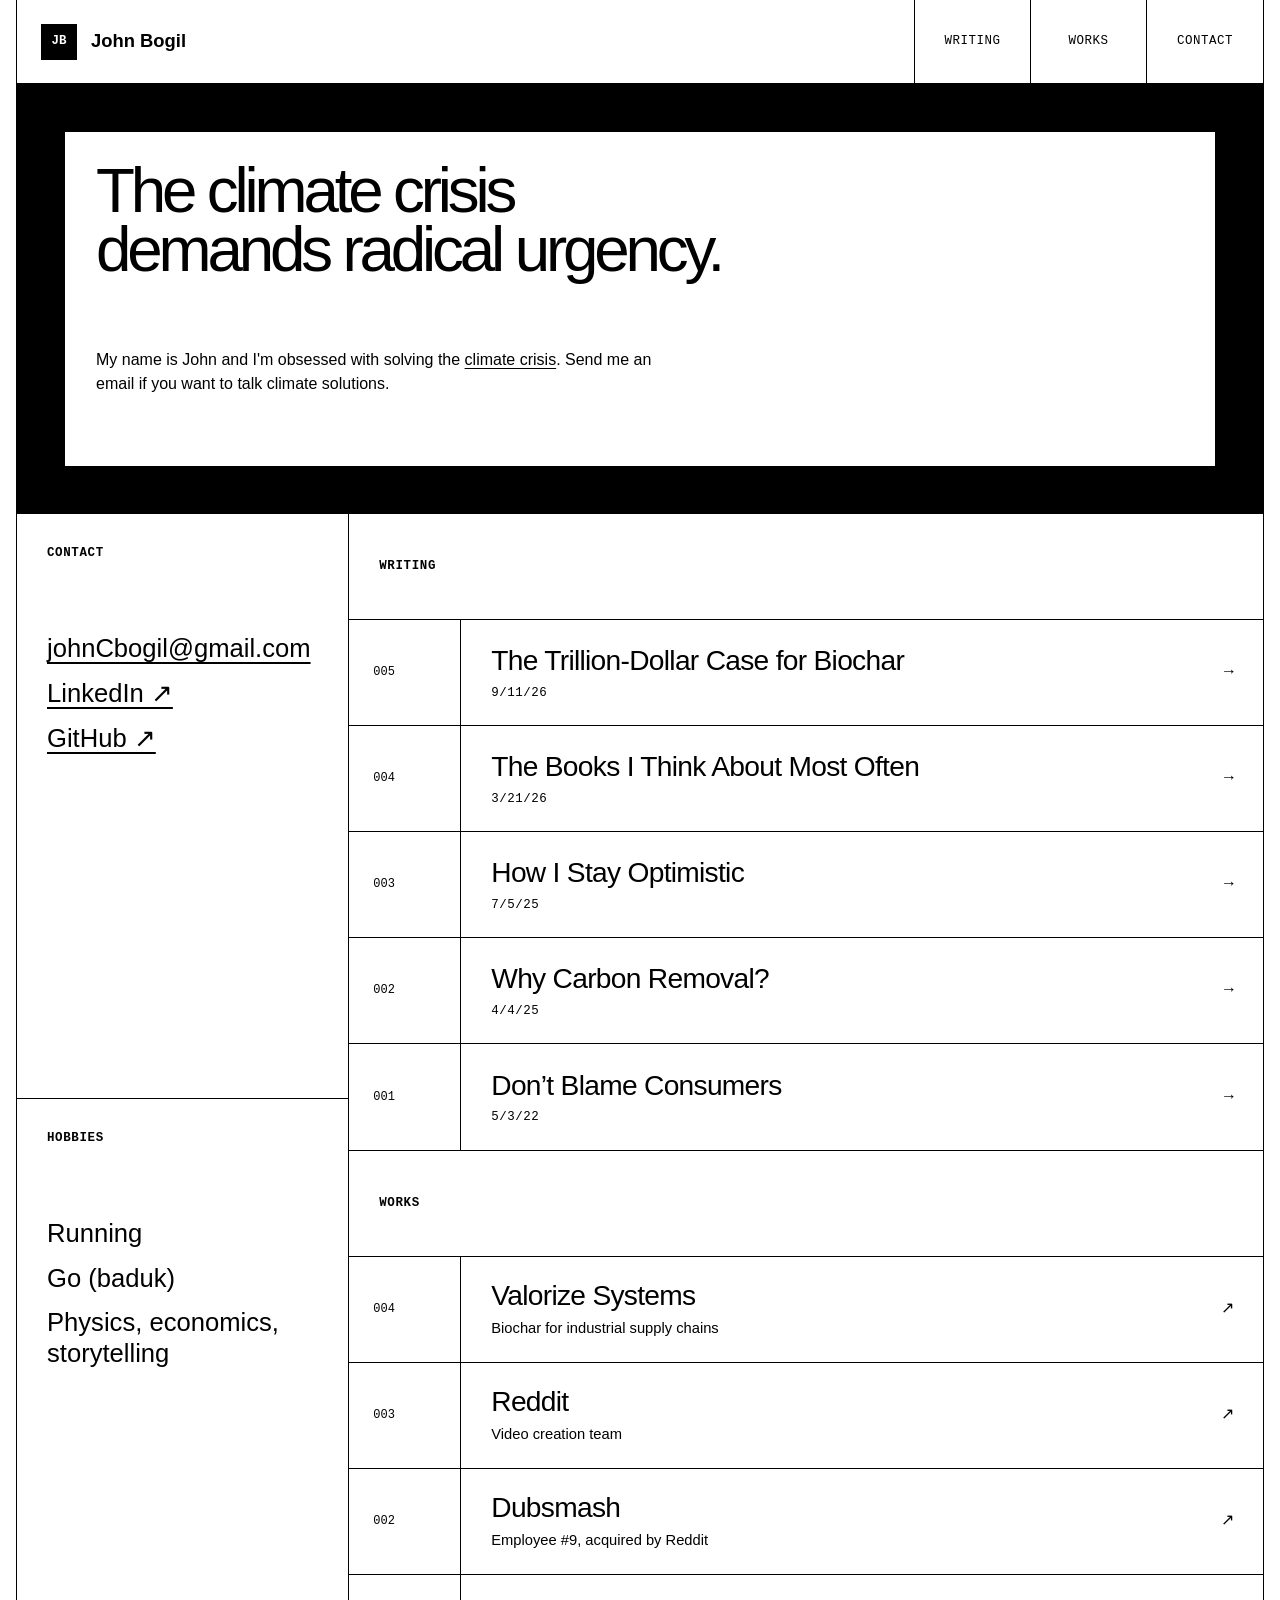
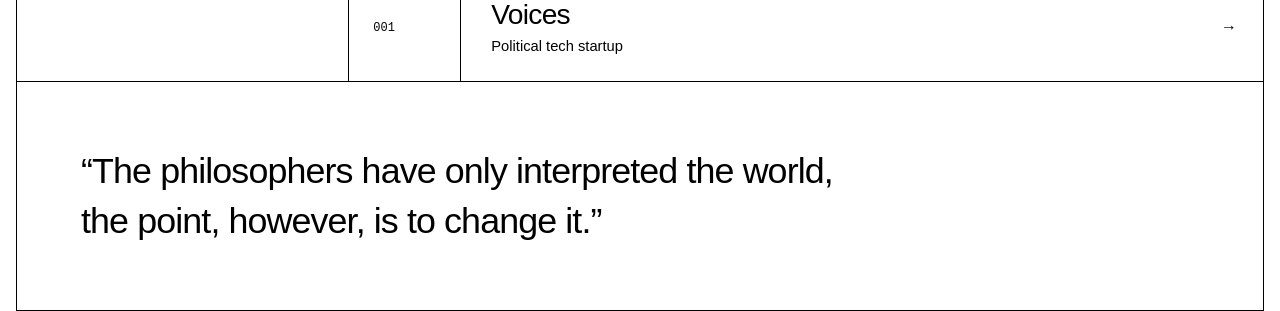
<file: index.html>
<!doctype html>
<html lang="en">
  <head>
    <meta charset="utf-8">
    <meta name="viewport" content="width=device-width, initial-scale=1">
    <meta name="description" content="John Bogil is a startup founder from Brooklyn focused on climate solutions.">
    <meta property="og:type" content="website">
    <meta property="og:site_name" content="John Bogil">
    <meta property="og:title" content="John Bogil">
    <meta property="og:description" content="John Bogil is a startup founder from Brooklyn focused on climate solutions.">
    <meta property="og:url" content="https://johnbogil.com/">
    <meta property="og:image" content="https://johnbogil.com/assets/social-preview.png?v=20261012-2">
    <meta property="og:image:type" content="image/png">
    <meta property="og:image:width" content="1200">
    <meta property="og:image:height" content="630">
    <meta property="og:image:alt" content="John Bogil. Startup founder focused on climate solutions. Brooklyn. johnbogil.com.">
    <meta name="twitter:card" content="summary_large_image">
    <meta name="twitter:title" content="John Bogil">
    <meta name="twitter:description" content="John Bogil is a startup founder from Brooklyn focused on climate solutions.">
    <meta name="twitter:image" content="https://johnbogil.com/assets/social-preview.png?v=20261012-2">
    <meta name="twitter:image:alt" content="John Bogil. Startup founder focused on climate solutions. Brooklyn. johnbogil.com.">
    <link rel="icon" type="image/svg+xml" href="/assets/favicon.svg?v=1">
    <link rel="apple-touch-icon" href="/assets/apple-touch-icon.png">
    <link rel="stylesheet" href="style.css?v=20261105-1">
    <title>John Bogil</title>
  </head>
  <body>
    <a class="skip-link" href="#main">Skip to content</a>
    <div class="site-shell">
      <header class="site-header">
        <a class="brand" href="./" aria-label="John Bogil, home">
          <span class="brand-mark" aria-hidden="true">JB</span>
          <span>John Bogil</span>
        </a>
        <nav class="site-nav" aria-label="Primary navigation">
          <a href="#writing">Writing</a>
          <a href="#built">Works</a>
          <a href="#contact">Contact</a>
        </nav>
      </header>

      <main id="main">
        <section class="hero" aria-labelledby="hero-title">
          <div class="hero-card">
            <h1 class="hero-title" id="hero-title">The climate crisis<br>demands radical urgency.</h1>
            <div class="hero-summary">
              <p>
                My name is John and I'm obsessed with solving the
                <a href="https://apnews.com/article/climate-united-nations-paris-europe-berlin-802ae4475c9047fb6d82ac88b37a690e" target="_blank" rel="noopener noreferrer">climate crisis</a>.
                Send me an email if you want to talk climate solutions.
              </p>
            </div>
          </div>
        </section>

        <div class="home-grid">
          <div class="catalog-column">
        <section class="section-block" id="writing" aria-labelledby="writing-title">
          <div class="section-heading">
            <h2 class="section-kicker" id="writing-title">Writing</h2>
          </div>
          <ol class="index-list writing-list">
            <li><span class="row-index">005</span><a class="writing-link" href="writing/trillion-dollar-case-for-biochar.html"><span>The Trillion-Dollar Case for Biochar</span><time class="writing-date" datetime="2026-09-11">9/11/26</time></a></li>
            <li><span class="row-index">004</span><a class="writing-link" href="writing/books.html"><span>The Books I Think About Most Often</span><time class="writing-date" datetime="2026-03-21">3/21/26</time></a></li>
            <li><span class="row-index">003</span><a class="writing-link" href="writing/optimism.html"><span>How I Stay Optimistic</span><time class="writing-date" datetime="2025-07-05">7/5/25</time></a></li>
            <li><span class="row-index">002</span><a class="writing-link" href="writing/carbon-removal.html"><span>Why Carbon Removal?</span><time class="writing-date" datetime="2025-04-04">4/4/25</time></a></li>
            <li><span class="row-index">001</span><a class="writing-link" href="writing/consumers.html"><span>Don’t Blame Consumers</span><time class="writing-date" datetime="2022-05-03">5/3/22</time></a></li>
          </ol>
        </section>

        <section class="section-block" id="built" aria-labelledby="built-title">
          <div class="section-heading">
            <h2 class="section-kicker" id="built-title">Works</h2>
          </div>
          <ol class="index-list projects-list">
            <li><span class="row-index">004</span><a class="project-link" href="https://www.valorizesystems.com/" target="_blank" rel="noopener noreferrer"><span>Valorize Systems</span><span class="project-subtitle">Biochar for industrial supply chains</span></a></li>
            <li><span class="row-index">003</span><a class="project-link" href="https://redditinc.com/news/bringing-more-of-dubsmash-to-reddit-by-launching-new-video-features" target="_blank" rel="noopener noreferrer"><span>Reddit</span><span class="project-subtitle">Video creation team</span></a></li>
            <li><span class="row-index">002</span><a class="project-link" href="https://techcrunch.com/2020/12/13/reddit-acquires-dubsmash/" target="_blank" rel="noopener noreferrer"><span>Dubsmash</span><span class="project-subtitle">Employee #9, acquired by Reddit</span></a></li>
            <li><span class="row-index">001</span><a class="project-link" href="projects/voices.html"><span>Voices</span><span class="project-subtitle">Political tech startup</span></a></li>
          </ol>
        </section>
          </div>

        <aside class="profile-column" id="contact" aria-label="Contact and interests">
          <div class="utility-panel">
            <h2 class="utility-kicker">Contact</h2>
            <ul class="profile-list">
              <li><a href="mailto:johncbogil@gmail.com">johnCbogil@gmail.com</a></li>
              <li><a href="https://www.linkedin.com/in/johnbogil/" target="_blank" rel="noopener noreferrer">LinkedIn ↗</a></li>
              <li><a href="https://github.com/johnCbogil" target="_blank" rel="noopener noreferrer">GitHub ↗</a></li>
            </ul>
          </div>
          <div class="utility-panel">
            <h2 class="utility-kicker">Hobbies</h2>
            <ul class="profile-list">
              <li>Running</li>
              <li>Go (baduk)</li>
              <li>Physics, economics, storytelling</li>
            </ul>
          </div>
        </aside>
        </div>

        <section class="quote-section" aria-label="Quote">
          <blockquote>
            <p>“The philosophers have only interpreted the world, the point, however, is to change it.”</p>
          </blockquote>
        </section>
      </main>

    </div>
  </body>
</html>
</file>
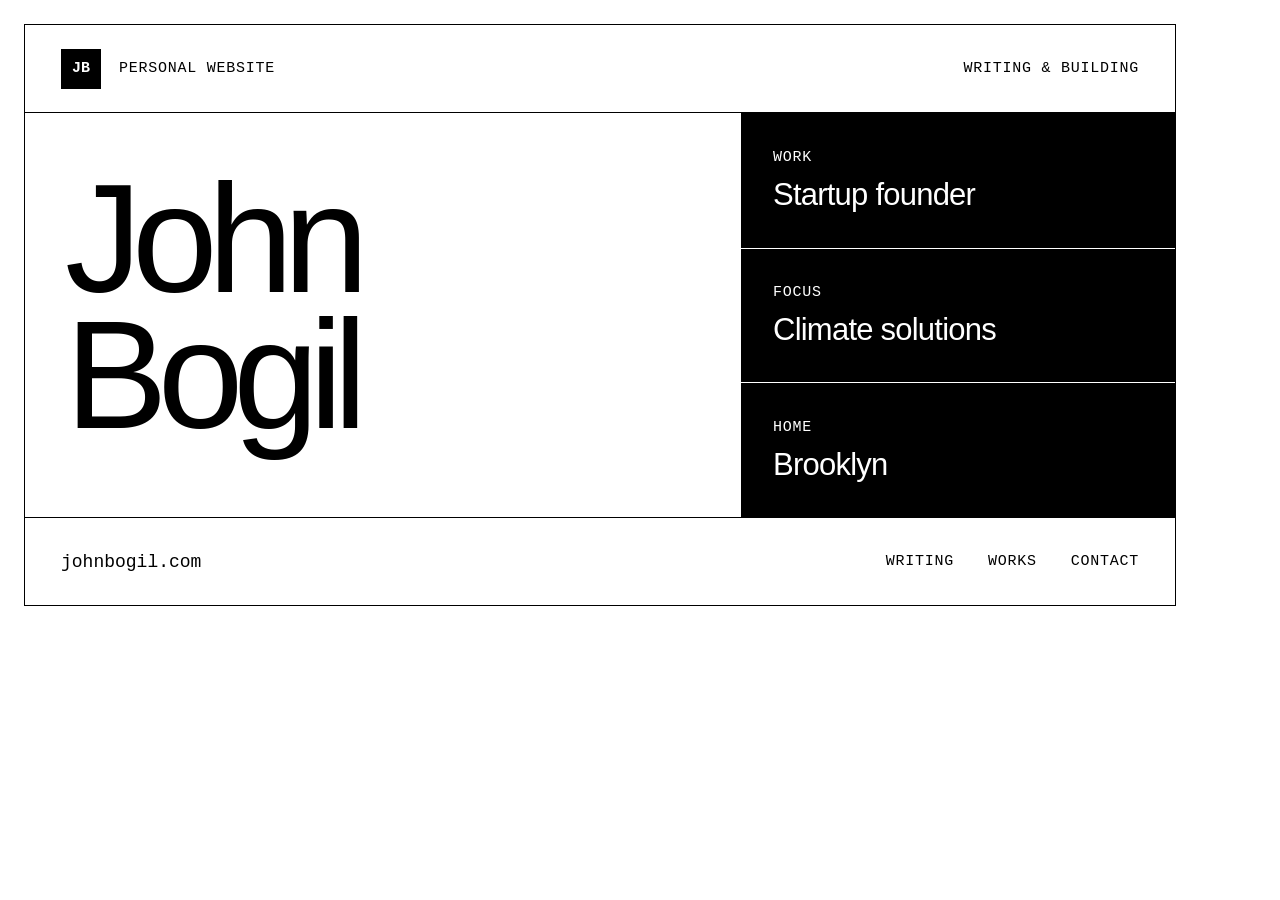
<file: assets/social-preview.html>
<!doctype html>
<html lang="en">
  <head>
    <meta charset="utf-8">
    <meta name="viewport" content="width=device-width, initial-scale=1">
    <title>John Bogil — social preview artwork</title>
    <style>
      * { box-sizing: border-box; }

      body {
        width: 1200px;
        height: 630px;
        margin: 0;
        padding: 24px;
        background: #fff;
        color: #000;
        font-family: -apple-system, BlinkMacSystemFont, "SF Pro Text",
          "SF Pro Display", "Helvetica Neue", Helvetica, Arial, sans-serif;
        -webkit-font-smoothing: antialiased;
      }

      .preview {
        display: grid;
        grid-template-rows: 88px 1fr 88px;
        height: 100%;
        border: 1px solid #000;
      }

      header,
      footer {
        display: flex;
        align-items: center;
        justify-content: space-between;
        padding: 0 36px;
        font-family: "SFMono-Regular", Consolas, "Liberation Mono", Menlo, monospace;
        font-size: 18px;
      }

      header { border-bottom: 1px solid #000; }

      .identity {
        display: flex;
        align-items: center;
        gap: 18px;
      }

      .mark {
        display: grid;
        width: 40px;
        height: 40px;
        place-items: center;
        background: #000;
        color: #fff;
        font-size: 15px;
        font-weight: 700;
      }

      .label {
        font-family: "SFMono-Regular", Consolas, "Liberation Mono", Menlo, monospace;
        font-size: 15px;
        font-weight: 400;
        letter-spacing: 0.05em;
        text-transform: uppercase;
      }

      main {
        display: grid;
        grid-template-columns: 1.65fr 1fr;
        min-height: 0;
      }

      .name {
        display: flex;
        align-items: center;
        padding: 26px 40px 40px;
      }

      h1 {
        margin: 0;
        font-size: 154px;
        font-weight: 500;
        letter-spacing: -0.065em;
        line-height: 0.88;
      }

      .details {
        display: grid;
        grid-template-rows: repeat(3, 1fr);
        margin: 0;
        background: #000;
        color: #fff;
      }

      .details div {
        display: flex;
        flex-direction: column;
        justify-content: center;
        gap: 12px;
        padding: 20px 32px;
      }

      .details div + div { border-top: 1px solid #fff; }

      dd {
        margin: 0;
        font-size: 31px;
        letter-spacing: -0.025em;
        line-height: 1.1;
      }

      footer { border-top: 1px solid #000; }

      .contents {
        display: flex;
        gap: 34px;
      }
    </style>
  </head>
  <body>
    <div class="preview">
      <header>
        <div class="identity"><span class="mark">JB</span><span class="label">Personal website</span></div>
        <span class="label">Writing &amp; building</span>
      </header>
      <main>
        <div class="name"><h1>John<br>Bogil</h1></div>
        <dl class="details">
          <div><dt class="label">Work</dt><dd>Startup founder</dd></div>
          <div><dt class="label">Focus</dt><dd>Climate solutions</dd></div>
          <div><dt class="label">Home</dt><dd>Brooklyn</dd></div>
        </dl>
      </main>
      <footer>
        <span>johnbogil.com</span>
        <div class="contents label"><span>Writing</span><span>Works</span><span>Contact</span></div>
      </footer>
    </div>
  </body>
</html>
</file>
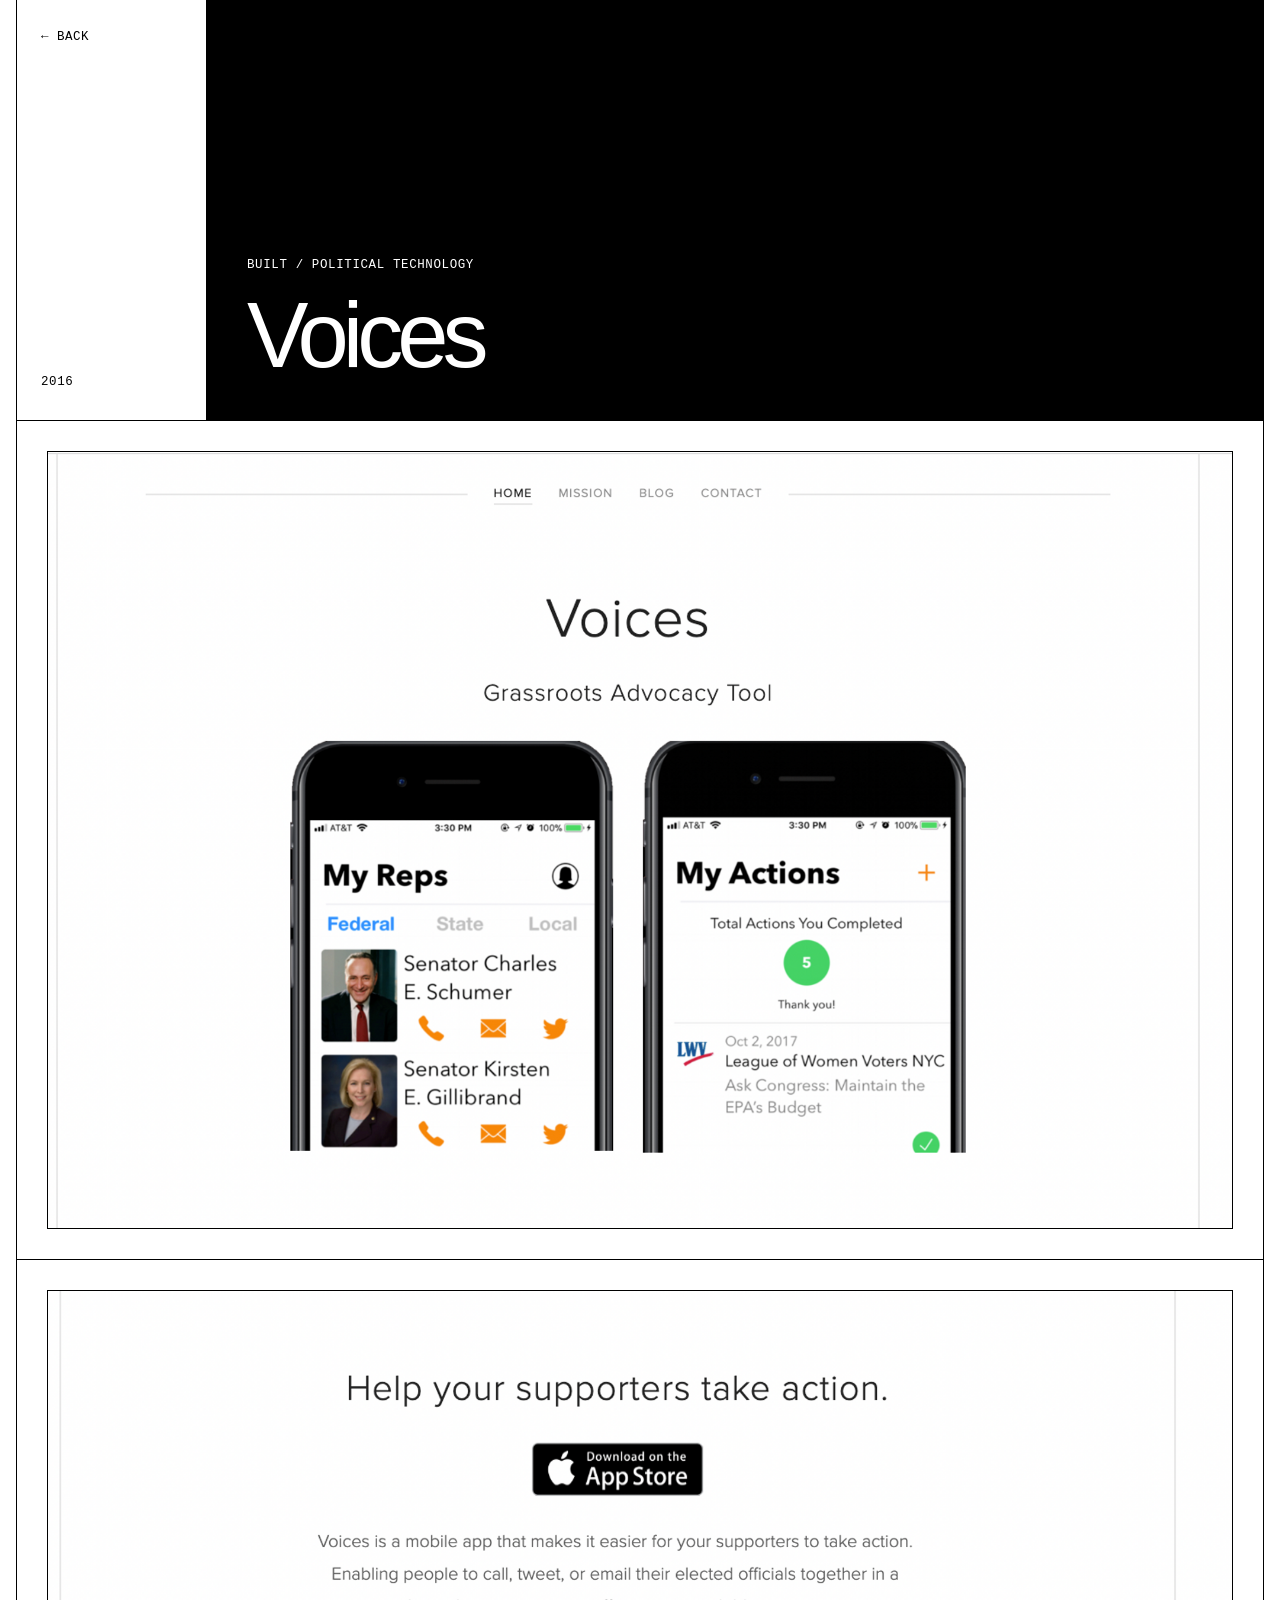
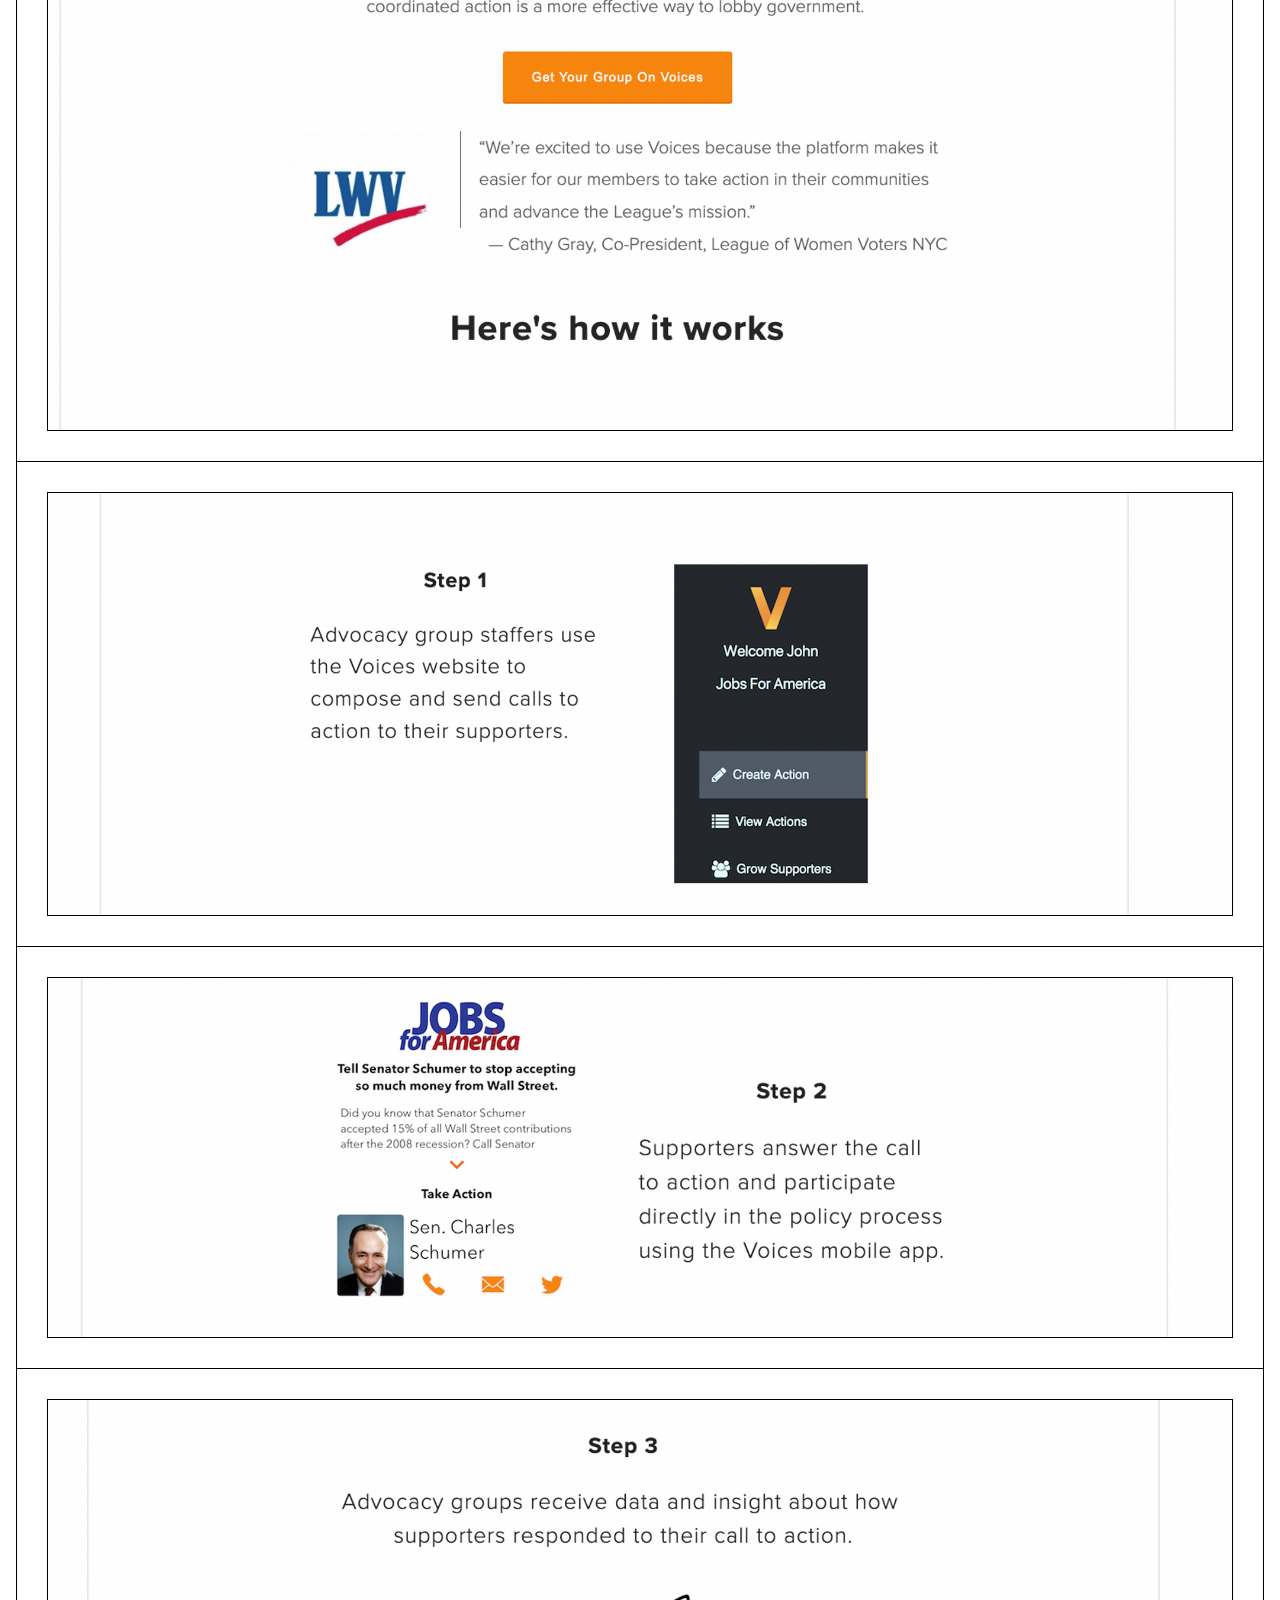
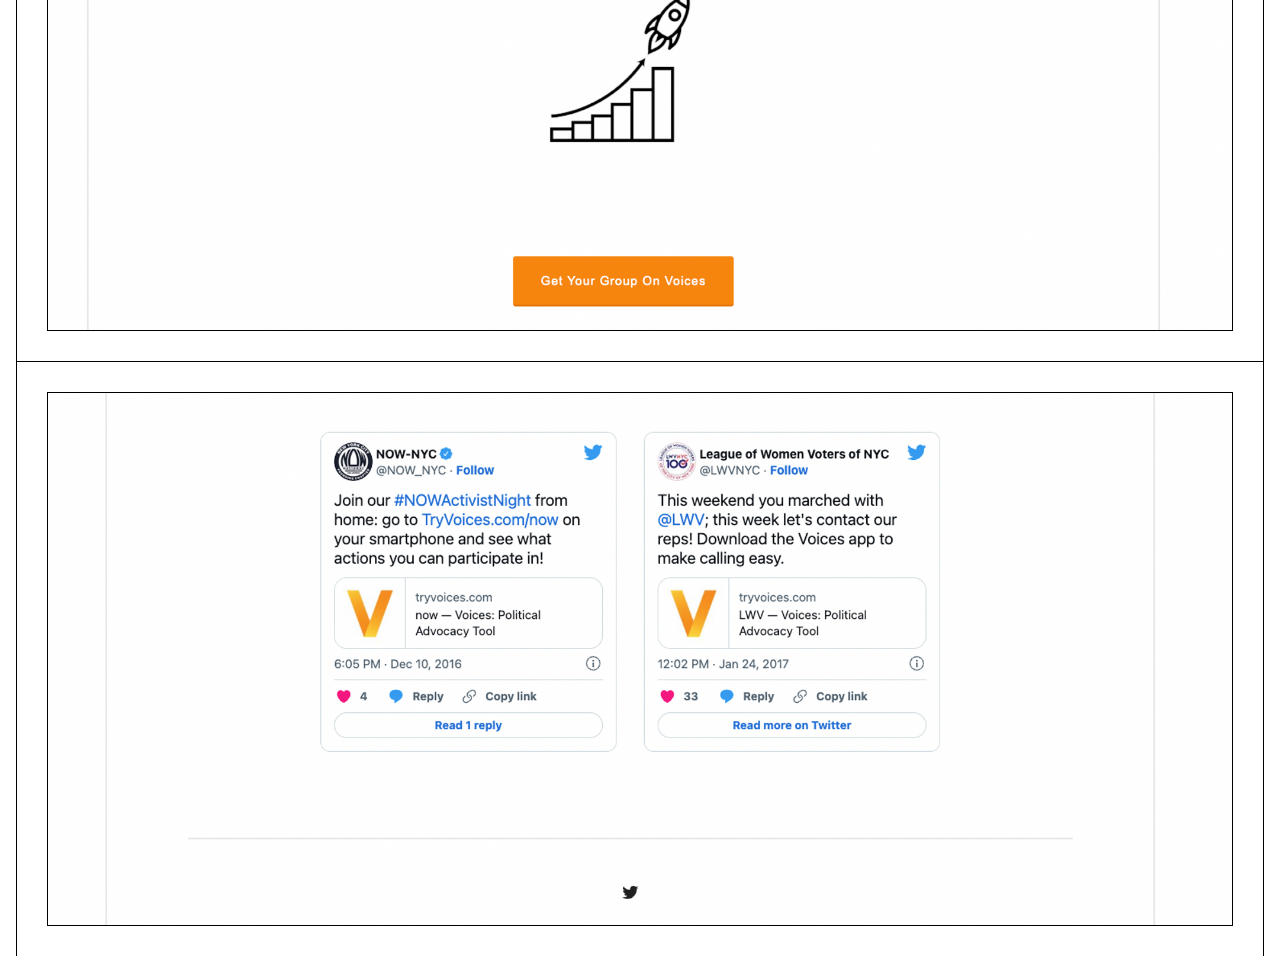
<file: projects/voices.html>
<!doctype html>
<html lang="en">
  <head>
    <meta charset="utf-8">
    <meta name="viewport" content="width=device-width, initial-scale=1">
    <meta
      name="description"
      content="Voices political tech startup website screenshots from 2016."
    >
    <link rel="icon" type="image/svg+xml" href="/assets/favicon.svg?v=1">
    <link rel="apple-touch-icon" href="/assets/apple-touch-icon.png">
    <title>Voices | John Bogil</title>
    <link rel="stylesheet" href="../style.css?v=20260924-2">
  </head>
  <body>
    <a class="skip-link" href="#main">Skip to content</a>
    <div class="subpage-shell">
      <header class="subpage-header">
        <div class="subpage-meta">
          <a class="back-link" href="../">&larr; Back</a>
          <span class="post-date">2016</span>
        </div>
        <div class="subpage-title-wrap">
          <span class="eyebrow">Built / Political technology</span>
          <h1>Voices</h1>
        </div>
      </header>

      <main class="gallery-grid" id="main" aria-label="Voices website screenshots">
        <figure>
          <img
            src="../assets/voices/voices-06.png"
            width="2000"
            height="1310"
            alt="Voices website screenshot showing the homepage with two mobile app screens."
          >
        </figure>
        <figure>
          <img
            src="../assets/voices/voices-05.png"
            width="2000"
            height="1249"
            alt="Voices website screenshot showing app download, League of Women Voters quote, and how it works heading."
          >
        </figure>
        <figure>
          <img
            src="../assets/voices/voices-04.png"
            width="2000"
            height="713"
            alt="Voices website screenshot showing step 1 and the Voices web dashboard navigation."
          >
        </figure>
        <figure>
          <img
            src="../assets/voices/voices-03.png"
            width="2000"
            height="606"
            alt="Voices website screenshot showing step 2 and a Jobs for America action interface."
          >
        </figure>
        <figure>
          <img
            src="../assets/voices/voices-02.png"
            width="2000"
            height="895"
            alt="Voices website screenshot showing step 3 and advocacy group data insight copy."
          >
        </figure>
        <figure>
          <img
            src="../assets/voices/voices-01.png"
            width="2000"
            height="900"
            alt="Voices website screenshot showing tweets from NOW-NYC and League of Women Voters of NYC."
          >
        </figure>
      </main>
    </div>
  </body>
</html>
</file>
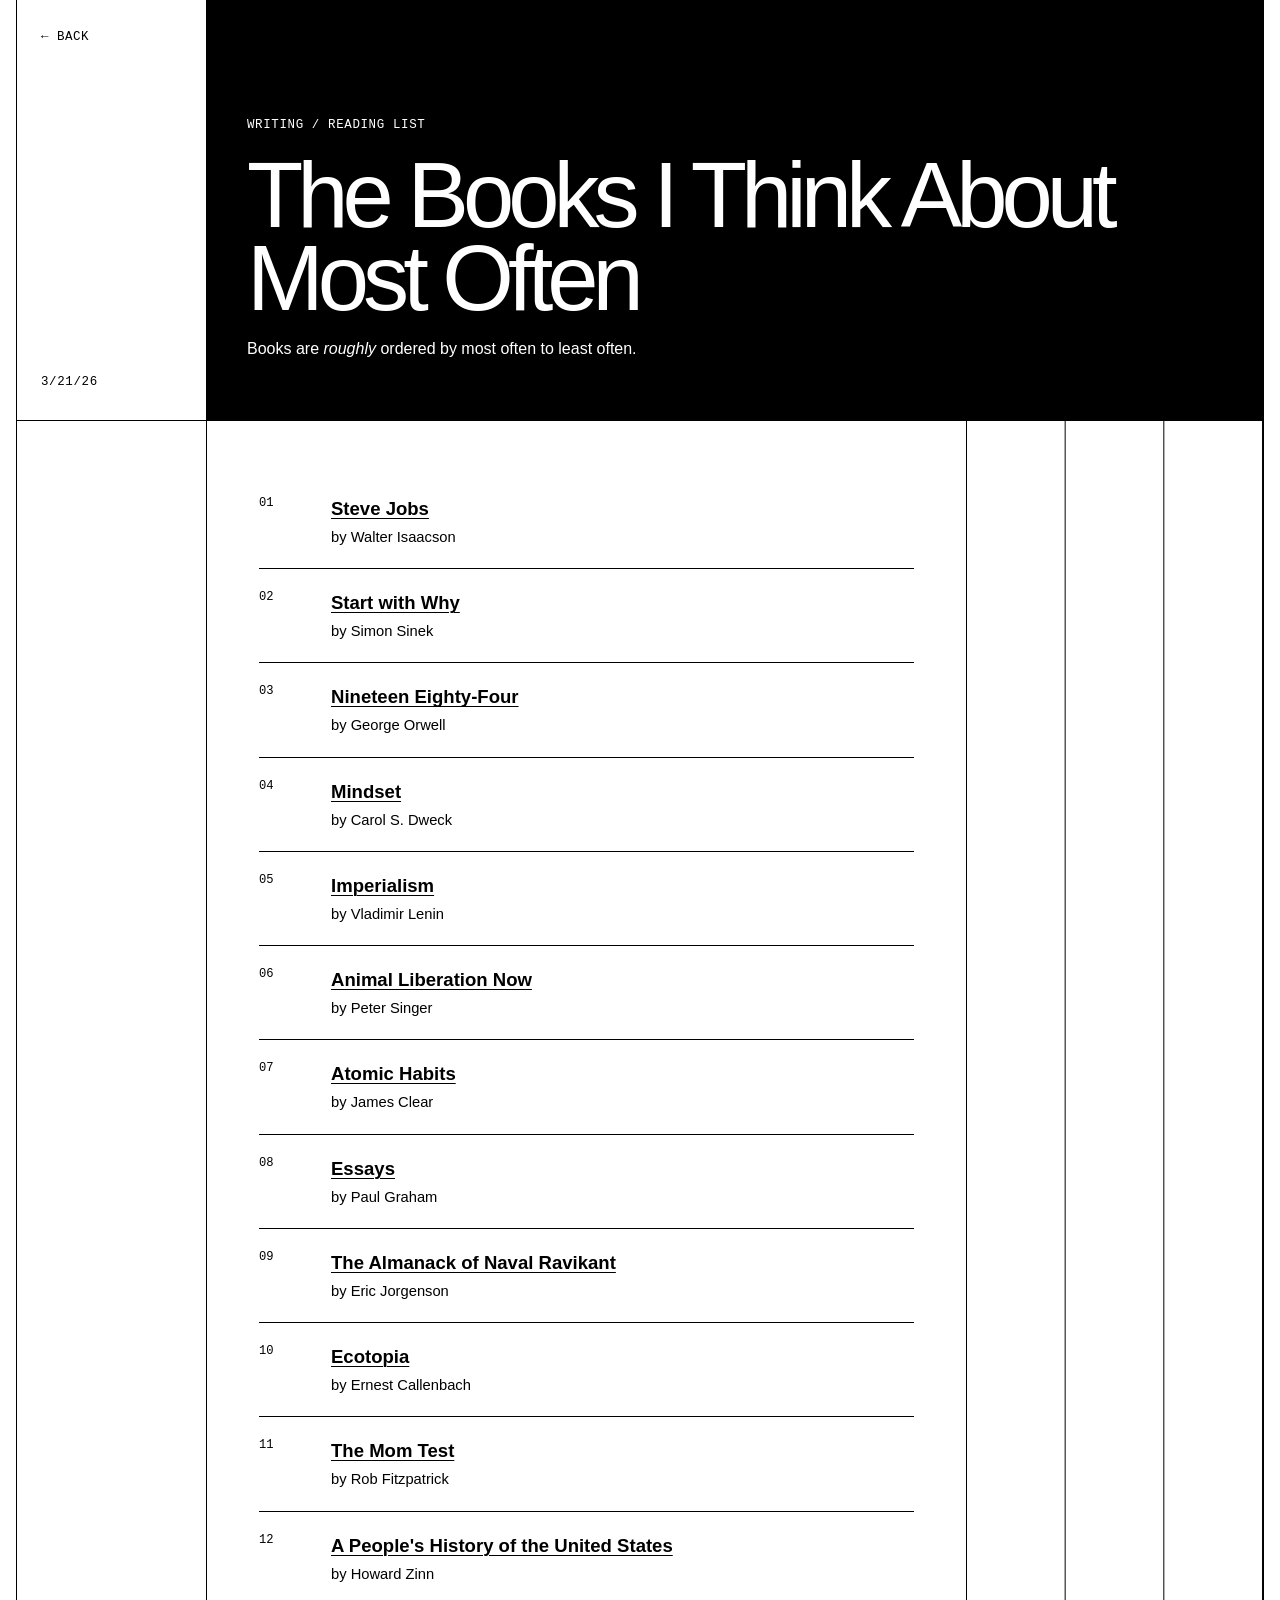
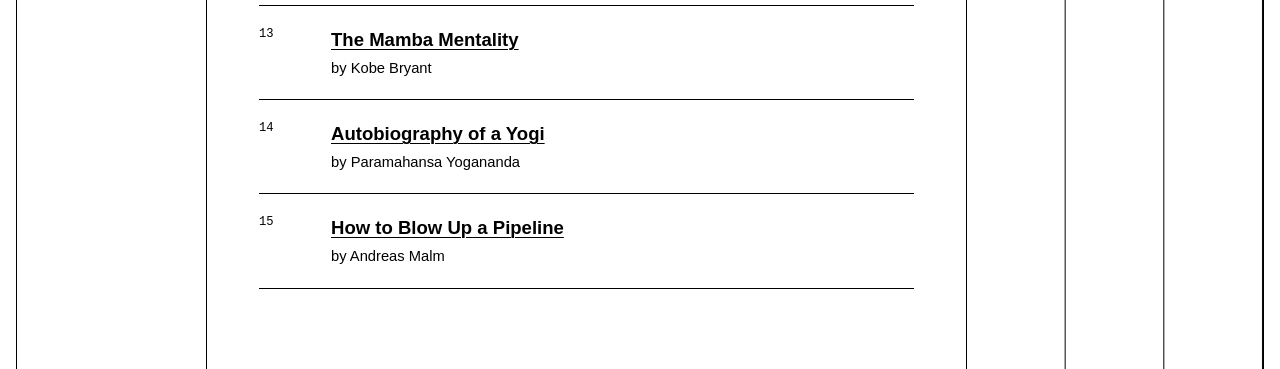
<file: writing/books.html>
<!doctype html>
<html lang="en">
  <head>
    <meta charset="utf-8">
    <meta name="viewport" content="width=device-width, initial-scale=1">
    <meta
      name="description"
      content="Books John Bogil thinks about most often."
    >
    <link rel="icon" type="image/svg+xml" href="/assets/favicon.svg?v=1">
    <link rel="apple-touch-icon" href="/assets/apple-touch-icon.png">
    <title>The Books I Think About Most Often | John Bogil</title>
    <link rel="stylesheet" href="../style.css?v=20260924-2">
  </head>
  <body>
    <a class="skip-link" href="#main">Skip to content</a>
    <div class="subpage-shell">
      <header class="subpage-header">
        <div class="subpage-meta">
          <a class="back-link" href="../">&larr; Back</a>
          <time class="post-date" datetime="2026-03-21">3/21/26</time>
        </div>
        <div class="subpage-title-wrap">
          <span class="eyebrow">Writing / Reading list</span>
          <h1>The Books I Think About Most Often</h1>
          <p class="post-note">Books are <em>roughly</em> ordered by most often to least often.</p>
        </div>
      </header>

      <main class="article-grid" id="main">
        <aside class="article-rail" aria-hidden="true"></aside>
        <article class="article-content">
        <ol class="book-list">
          <li>
            <a href="https://en.wikipedia.org/wiki/Steve_Jobs_(book)" target="_blank" rel="noopener noreferrer">Steve Jobs</a>
            <span class="author">by Walter Isaacson</span>
          </li>
          <li>
            <a href="https://en.wikipedia.org/wiki/Start_with_Why" target="_blank" rel="noopener noreferrer">Start with Why</a>
            <span class="author">by Simon Sinek</span>
          </li>
          <li>
            <a href="https://en.wikipedia.org/wiki/Nineteen_Eighty-Four" target="_blank" rel="noopener noreferrer">Nineteen Eighty-Four</a>
            <span class="author">by George Orwell</span>
          </li>
          <li>
            <a href="https://www.penguinrandomhouse.com/books/44330/mindset-by-carol-s-dweck-phd/" target="_blank" rel="noopener noreferrer">Mindset</a>
            <span class="author">by Carol S. Dweck</span>
          </li>
          <li>
            <a href="https://wellred-books.com/imperialism-the-highest-stage-of-capitalism/" target="_blank" rel="noopener noreferrer">Imperialism</a>
            <span class="author">by Vladimir Lenin</span>
          </li>
          <li>
            <a href="https://www.harpercollins.com/products/animal-liberation-now-peter-singer?variant=40952213110818" target="_blank" rel="noopener noreferrer">Animal Liberation Now</a>
            <span class="author">by Peter Singer</span>
          </li>
          <li>
            <a href="https://jamesclear.com/atomic-habits" target="_blank" rel="noopener noreferrer">Atomic Habits</a>
            <span class="author">by James Clear</span>
          </li>
          <li>
            <a href="https://paulgraham.com/articles.html" target="_blank" rel="noopener noreferrer">Essays</a>
            <span class="author">by Paul Graham</span>
          </li>
          <li>
            <a href="https://www.navalmanack.com/" target="_blank" rel="noopener noreferrer">The Almanack of Naval Ravikant</a>
            <span class="author">by Eric Jorgenson</span>
          </li>
          <li>
            <a href="https://en.wikipedia.org/wiki/Ecotopia" target="_blank" rel="noopener noreferrer">Ecotopia</a>
            <span class="author">by Ernest Callenbach</span>
          </li>
          <li>
            <a href="https://www.momtestbook.com/" target="_blank" rel="noopener noreferrer">The Mom Test</a>
            <span class="author">by Rob Fitzpatrick</span>
          </li>
          <li>
            <a href="https://en.wikipedia.org/wiki/A_People%27s_History_of_the_United_States" target="_blank" rel="noopener noreferrer">A People's History of the United States</a>
            <span class="author">by Howard Zinn</span>
          </li>
          <li>
            <a href="https://www.mcdbooks.com/the-mamba-mentality" target="_blank" rel="noopener noreferrer">The Mamba Mentality</a>
            <span class="author">by Kobe Bryant</span>
          </li>
          <li>
            <a href="https://en.wikipedia.org/wiki/Autobiography_of_a_Yogi" target="_blank" rel="noopener noreferrer">Autobiography of a Yogi</a>
            <span class="author">by Paramahansa Yogananda</span>
          </li>
          <li>
            <a href="https://en.wikipedia.org/wiki/How_to_Blow_Up_a_Pipeline" target="_blank" rel="noopener noreferrer">How to Blow Up a Pipeline</a>
            <span class="author">by Andreas Malm</span>
          </li>
        </ol>
        </article>
        <div class="article-spacer" aria-hidden="true"></div>
      </main>
    </div>
  </body>
</html>
</file>
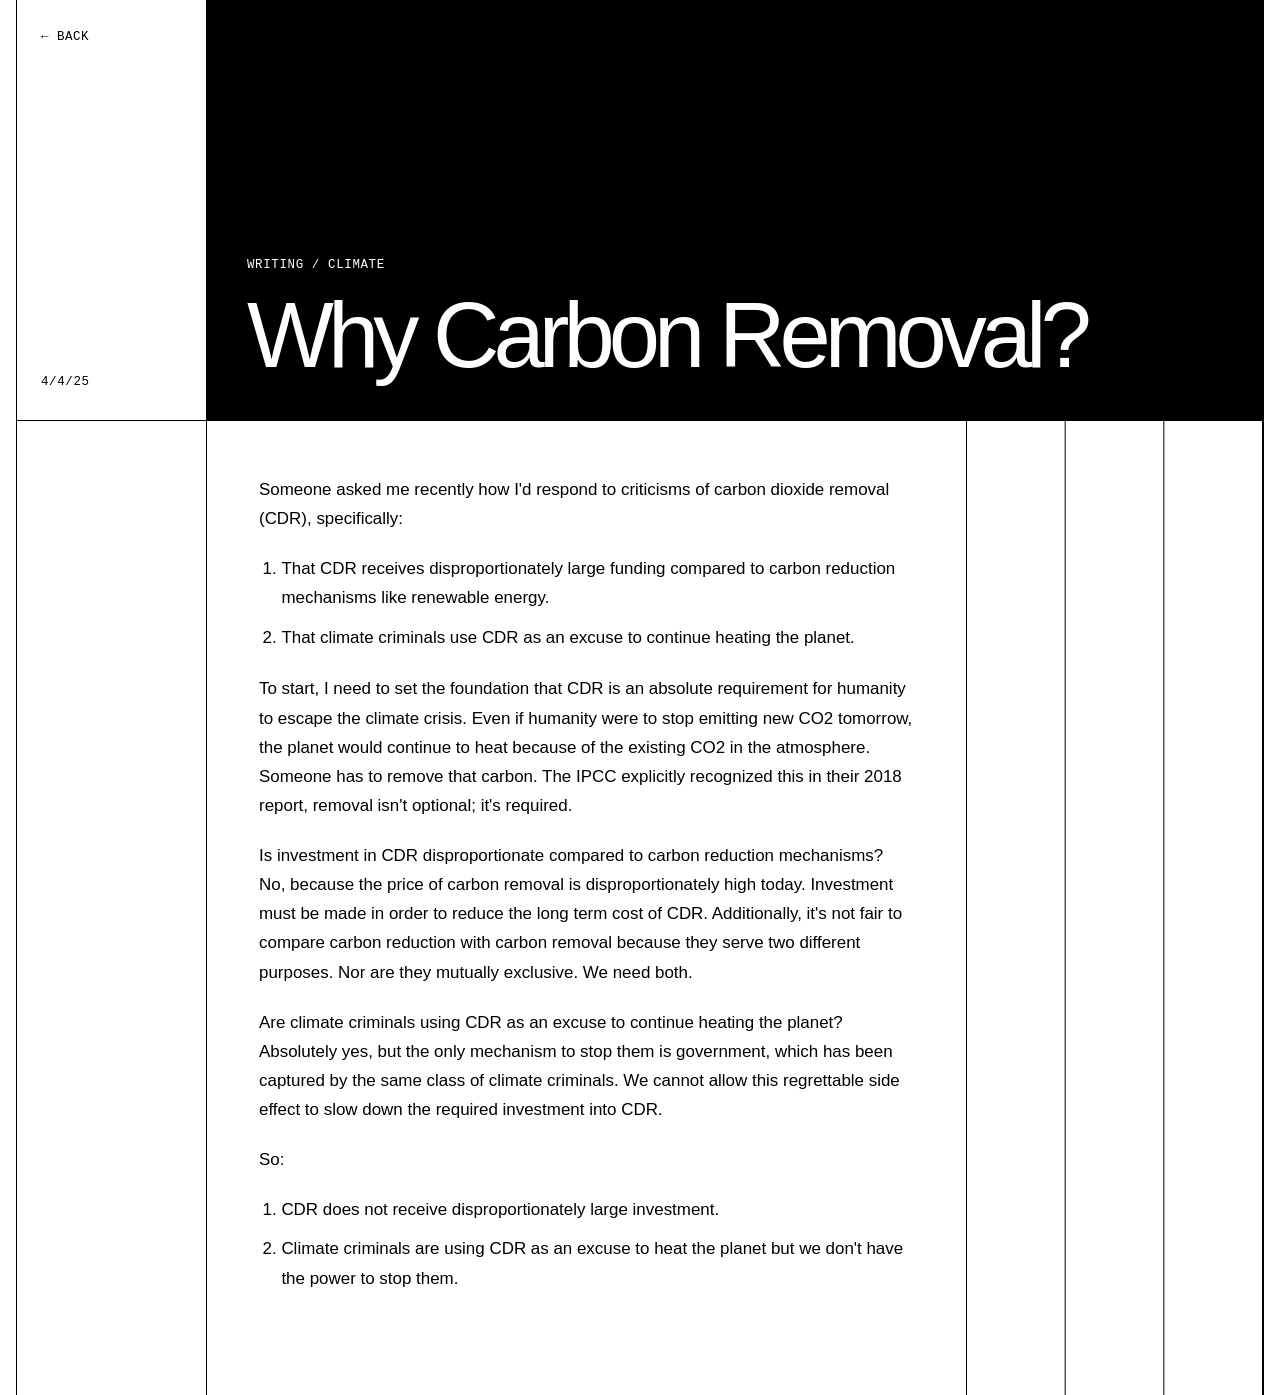
<file: writing/carbon-removal.html>
<!doctype html>
<html lang="en">
  <head>
    <meta charset="utf-8">
    <meta name="viewport" content="width=device-width, initial-scale=1">
    <meta
      name="description"
      content="John Bogil on why carbon dioxide removal is required to escape the climate crisis."
    >
    <link rel="icon" type="image/svg+xml" href="/assets/favicon.svg?v=1">
    <link rel="apple-touch-icon" href="/assets/apple-touch-icon.png">
    <title>Why Carbon Removal? | John Bogil</title>
    <link rel="stylesheet" href="../style.css?v=20260924-2">
  </head>
  <body>
    <a class="skip-link" href="#main">Skip to content</a>
    <div class="subpage-shell">
      <header class="subpage-header">
        <div class="subpage-meta">
          <a class="back-link" href="../">&larr; Back</a>
          <time class="post-date" datetime="2025-04-04">4/4/25</time>
        </div>
        <div class="subpage-title-wrap">
          <span class="eyebrow">Writing / Climate</span>
          <h1>Why Carbon Removal?</h1>
        </div>
      </header>

      <main class="article-grid" id="main">
        <aside class="article-rail" aria-hidden="true"></aside>
        <article class="article-content">
        <p>
          Someone asked me recently how I'd respond to criticisms of carbon
          dioxide removal (CDR), specifically:
        </p>

        <ol>
          <li>
            That CDR receives disproportionately large funding compared to
            carbon reduction mechanisms like renewable energy.
          </li>
          <li>
            That climate criminals use CDR as an excuse to continue heating the
            planet.
          </li>
        </ol>

        <p>
          To start, I need to set the foundation that CDR is an absolute
          requirement for humanity to escape the climate crisis. Even if
          humanity were to stop emitting new CO2 tomorrow, the planet would
          continue to heat because of the existing CO2 in the atmosphere.
          Someone has to remove that carbon. The IPCC explicitly recognized this
          in their 2018 report, removal isn't optional; it's required.
        </p>

        <p>
          Is investment in CDR disproportionate compared to carbon reduction
          mechanisms? No, because the price of carbon removal is
          disproportionately high today. Investment must be made in order to
          reduce the long term cost of CDR. Additionally, it's not fair to
          compare carbon reduction with carbon removal because they serve two
          different purposes. Nor are they mutually exclusive. We need both.
        </p>

        <p>
          Are climate criminals using CDR as an excuse to continue heating the
          planet? Absolutely yes, but the only mechanism to stop them is
          government, which has been captured by the same class of climate
          criminals. We cannot allow this regrettable side effect to slow down
          the required investment into CDR.
        </p>

        <p>So:</p>

        <ol>
          <li>CDR does not receive disproportionately large investment.</li>
          <li>
            Climate criminals are using CDR as an excuse to heat the planet but
            we don't have the power to stop them.
          </li>
        </ol>
        </article>
        <div class="article-spacer" aria-hidden="true"></div>
      </main>
    </div>
  </body>
</html>
</file>
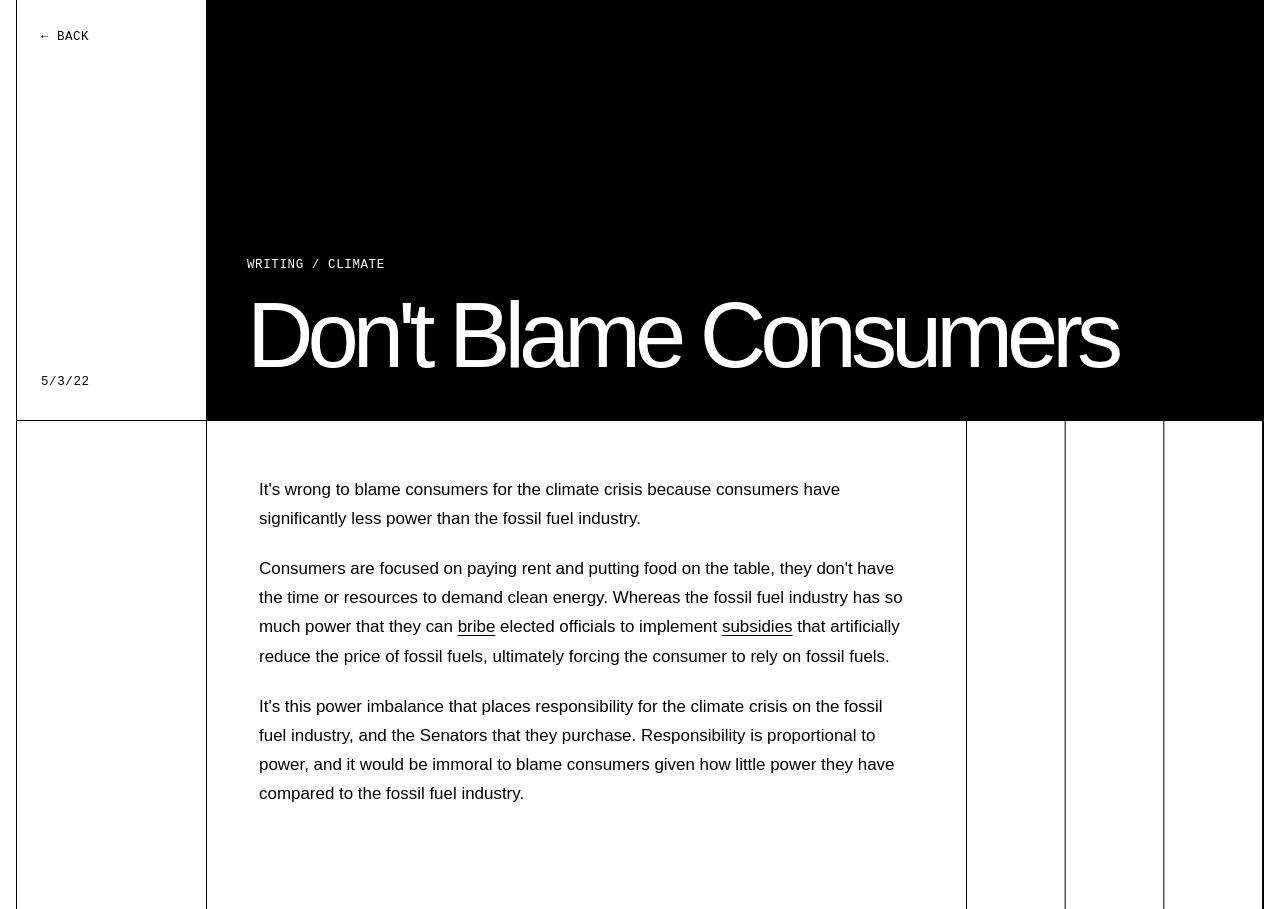
<file: writing/consumers.html>
<!doctype html>
<html lang="en">
  <head>
    <meta charset="utf-8">
    <meta name="viewport" content="width=device-width, initial-scale=1">
    <meta
      name="description"
      content="John Bogil on why consumers should not be blamed for the climate crisis."
    >
    <link rel="icon" type="image/svg+xml" href="/assets/favicon.svg?v=1">
    <link rel="apple-touch-icon" href="/assets/apple-touch-icon.png">
    <title>Don't Blame Consumers | John Bogil</title>
    <link rel="stylesheet" href="../style.css?v=20260924-2">
  </head>
  <body>
    <a class="skip-link" href="#main">Skip to content</a>
    <div class="subpage-shell">
      <header class="subpage-header">
        <div class="subpage-meta">
          <a class="back-link" href="../">&larr; Back</a>
          <time class="post-date" datetime="2022-05-03">5/3/22</time>
        </div>
        <div class="subpage-title-wrap">
          <span class="eyebrow">Writing / Climate</span>
          <h1>Don't Blame Consumers</h1>
        </div>
      </header>

      <main class="article-grid" id="main">
        <aside class="article-rail" aria-hidden="true"></aside>
        <article class="article-content">
        <p>
          It's wrong to blame consumers for the climate crisis because consumers
          have significantly less power than the fossil fuel industry.
        </p>

        <p>
          Consumers are focused on paying rent and putting food on the table,
          they don't have the time or resources to demand clean energy. Whereas
          the fossil fuel industry has so much power that they can
          <a href="https://www.opensecrets.org/industries/recips.php?ind=E01++" target="_blank" rel="noopener noreferrer">bribe</a>
          elected officials to implement
          <a href="https://e360.yale.edu/digest/fossil-fuels-received-5-9-trillion-in-subsidies-in-2020-report-finds" target="_blank" rel="noopener noreferrer">subsidies</a>
          that artificially reduce the price of fossil fuels, ultimately forcing
          the consumer to rely on fossil fuels.
        </p>

        <p>
          It's this power imbalance that places responsibility for the climate
          crisis on the fossil fuel industry, and the Senators that they
          purchase. Responsibility is proportional to power, and it would be
          immoral to blame consumers given how little power they have compared
          to the fossil fuel industry.
        </p>
        </article>
        <div class="article-spacer" aria-hidden="true"></div>
      </main>
    </div>
  </body>
</html>
</file>
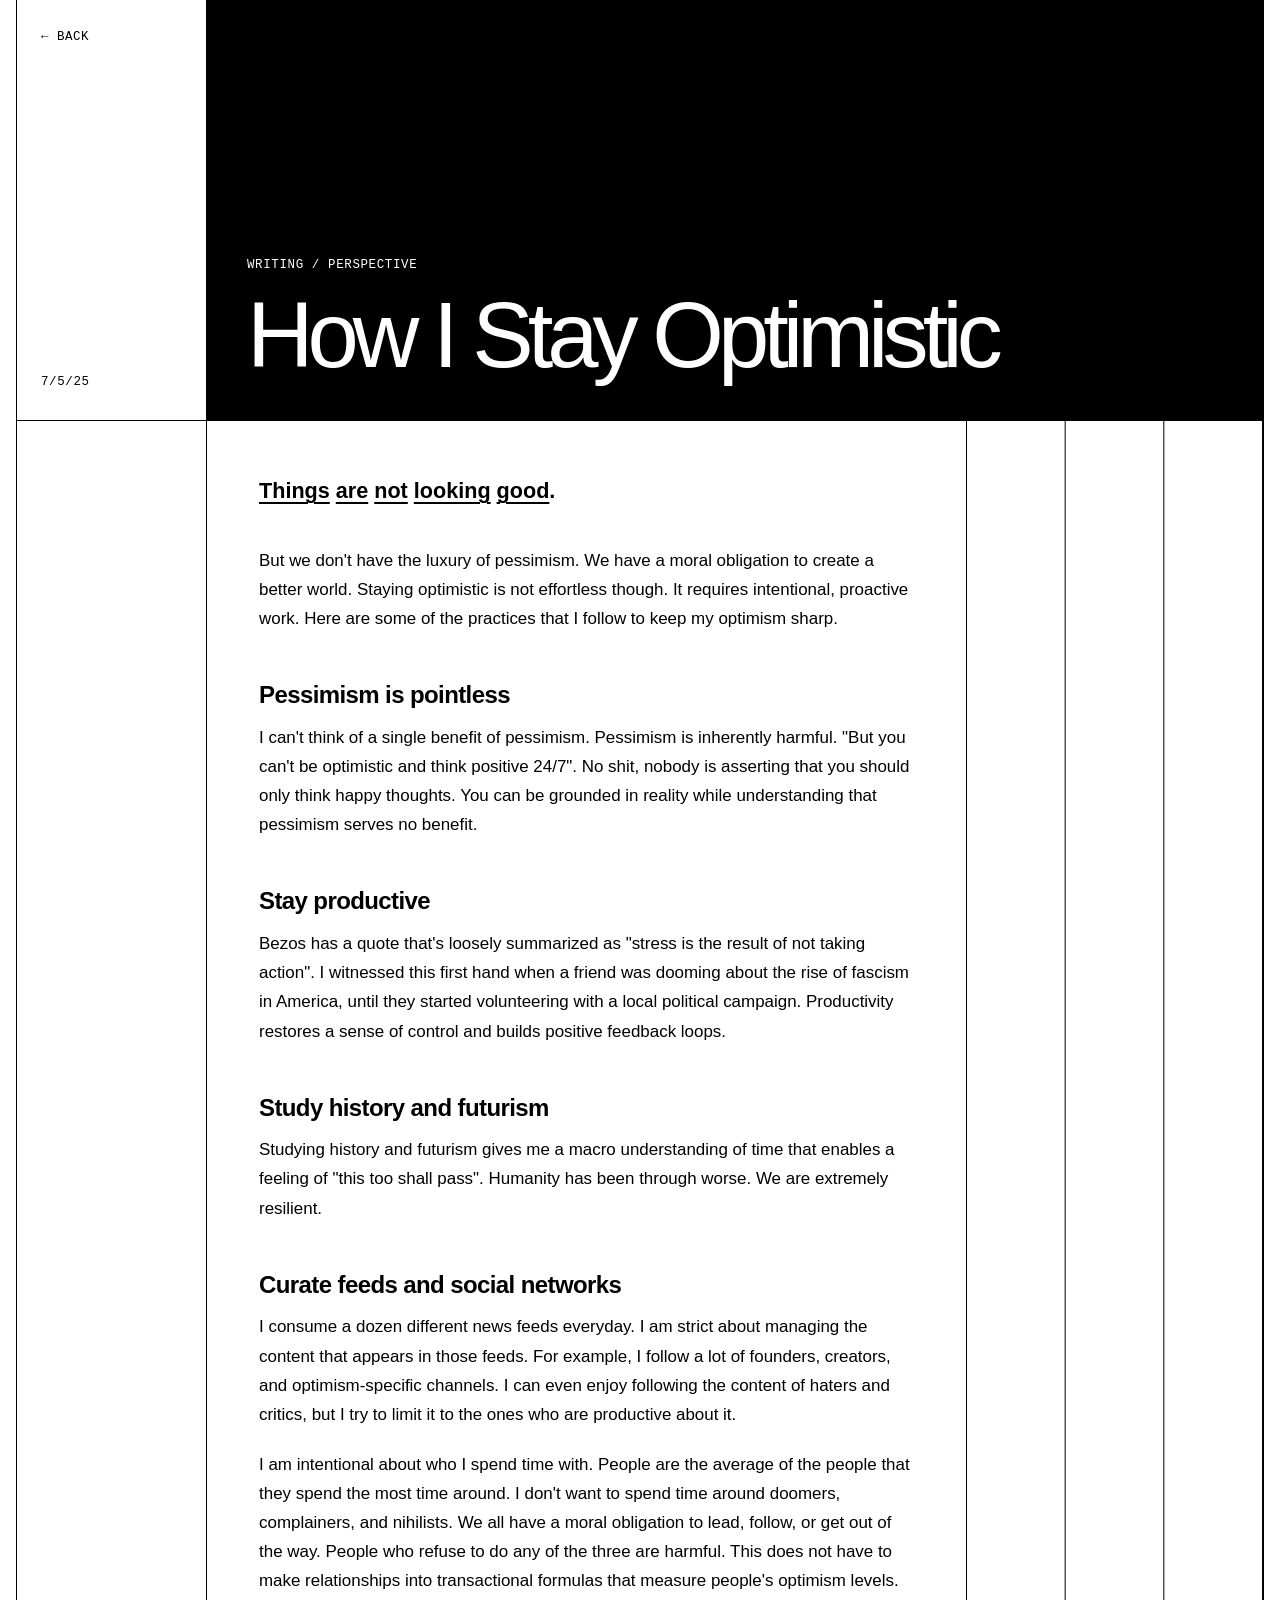
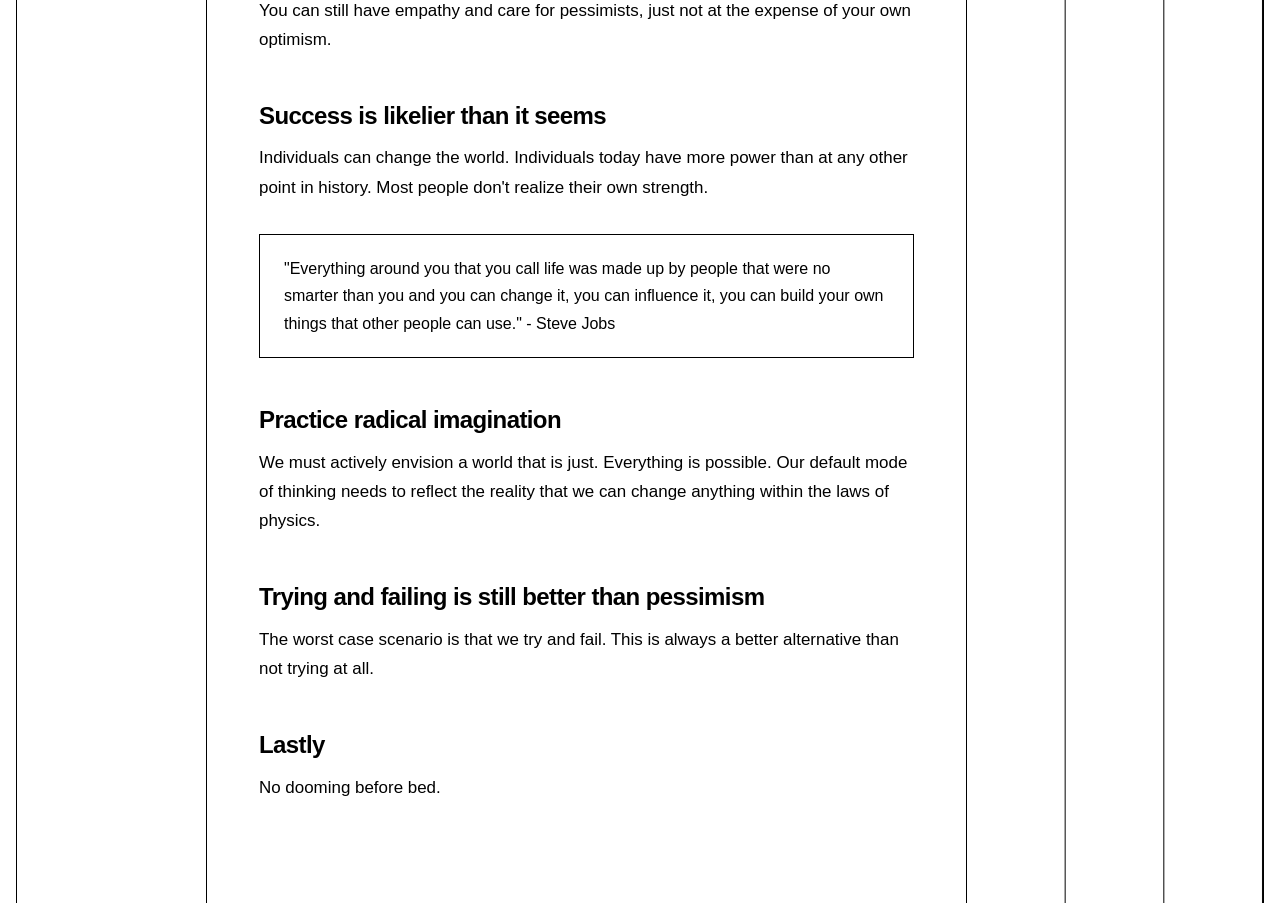
<file: writing/optimism.html>
<!doctype html>
<html lang="en">
  <head>
    <meta charset="utf-8">
    <meta name="viewport" content="width=device-width, initial-scale=1">
    <meta
      name="description"
      content="John Bogil on staying optimistic while working toward a better world."
    >
    <link rel="icon" type="image/svg+xml" href="/assets/favicon.svg?v=1">
    <link rel="apple-touch-icon" href="/assets/apple-touch-icon.png">
    <title>How I Stay Optimistic | John Bogil</title>
    <link rel="stylesheet" href="../style.css?v=20260924-2">
  </head>
  <body>
    <a class="skip-link" href="#main">Skip to content</a>
    <div class="subpage-shell">
      <header class="subpage-header">
        <div class="subpage-meta">
          <a class="back-link" href="../">&larr; Back</a>
          <time class="post-date" datetime="2025-07-05">7/5/25</time>
        </div>
        <div class="subpage-title-wrap">
          <span class="eyebrow">Writing / Perspective</span>
          <h1>How I Stay Optimistic</h1>
        </div>
      </header>

      <main class="article-grid" id="main">
        <aside class="article-rail" aria-hidden="true"></aside>
        <article class="article-content">
        <p class="lede">
          <strong>
            <a href="https://apnews.com/article/climate-united-nations-paris-europe-berlin-802ae4475c9047fb6d82ac88b37a690e" target="_blank" rel="noopener noreferrer">Things</a>
            <a href="https://ourworldindata.org/cdn-cgi/imagedelivery/qLq-8BTgXU8yG0N6HnOy8g/fba503c8-f2aa-4a0a-a514-f5e6a244e900/w=1404" target="_blank" rel="noopener noreferrer">are</a>
            <a href="https://www.pbs.org/newshour/politics/donald-trump-elected-47th-president-of-the-united-states" target="_blank" rel="noopener noreferrer">not</a>
            <a href="https://www.ohchr.org/en/press-releases/2025/09/israel-has-committed-genocide-gaza-strip-un-commission-finds" target="_blank" rel="noopener noreferrer">looking</a>
            <a href="https://www.axios.com/2025/06/26/world-income-inequality-poverty-oxfam" target="_blank" rel="noopener noreferrer">good</a>.
          </strong>
        </p>

        <p>
          But we don't have the luxury of pessimism. We have a moral obligation
          to create a better world. Staying optimistic is not effortless though.
          It requires intentional, proactive work. Here are some of the
          practices that I follow to keep my optimism sharp.
        </p>

        <h2>Pessimism is pointless</h2>
        <p>
          I can't think of a single benefit of pessimism. Pessimism is
          inherently harmful. "But you can't be optimistic and think positive
          24/7". No shit, nobody is asserting that you should only think happy
          thoughts. You can be grounded in reality while understanding that
          pessimism serves no benefit.
        </p>

        <h2>Stay productive</h2>
        <p>
          Bezos has a quote that's loosely summarized as "stress is the result
          of not taking action". I witnessed this first hand when a friend was
          dooming about the rise of fascism in America, until they started
          volunteering with a local political campaign. Productivity restores a
          sense of control and builds positive feedback loops.
        </p>

        <h2>Study history and futurism</h2>
        <p>
          Studying history and futurism gives me a macro understanding of time
          that enables a feeling of "this too shall pass". Humanity has been
          through worse. We are extremely resilient.
        </p>

        <h2>Curate feeds and social networks</h2>
        <p>
          I consume a dozen different news feeds everyday. I am strict about
          managing the content that appears in those feeds. For example, I
          follow a lot of founders, creators, and optimism-specific channels. I
          can even enjoy following the content of haters and critics, but I try
          to limit it to the ones who are productive about it.
        </p>
        <p>
          I am intentional about who I spend time with. People are the average
          of the people that they spend the most time around. I don't want to
          spend time around doomers, complainers, and nihilists. We all have a
          moral obligation to lead, follow, or get out of the way. People who
          refuse to do any of the three are harmful. This does not have to make
          relationships into transactional formulas that measure people's
          optimism levels. You can still have empathy and care for pessimists,
          just not at the expense of your own optimism.
        </p>

        <h2>Success is likelier than it seems</h2>
        <p>
          Individuals can change the world. Individuals today have more power
          than at any other point in history. Most people don't realize their
          own strength.
        </p>
        <blockquote>
          "Everything around you that you call life was made up by people that
          were no smarter than you and you can change it, you can influence it,
          you can build your own things that other people can use." - Steve Jobs
        </blockquote>

        <h2>Practice radical imagination</h2>
        <p>
          We must actively envision a world that is just. Everything is
          possible. Our default mode of thinking needs to reflect the reality
          that we can change anything within the laws of physics.
        </p>

        <h2>Trying and failing is still better than pessimism</h2>
        <p>
          The worst case scenario is that we try and fail. This is always a
          better alternative than not trying at all.
        </p>

        <h2>Lastly</h2>
        <p>No dooming before bed.</p>
        </article>
        <div class="article-spacer" aria-hidden="true"></div>
      </main>
    </div>
  </body>
</html>
</file>
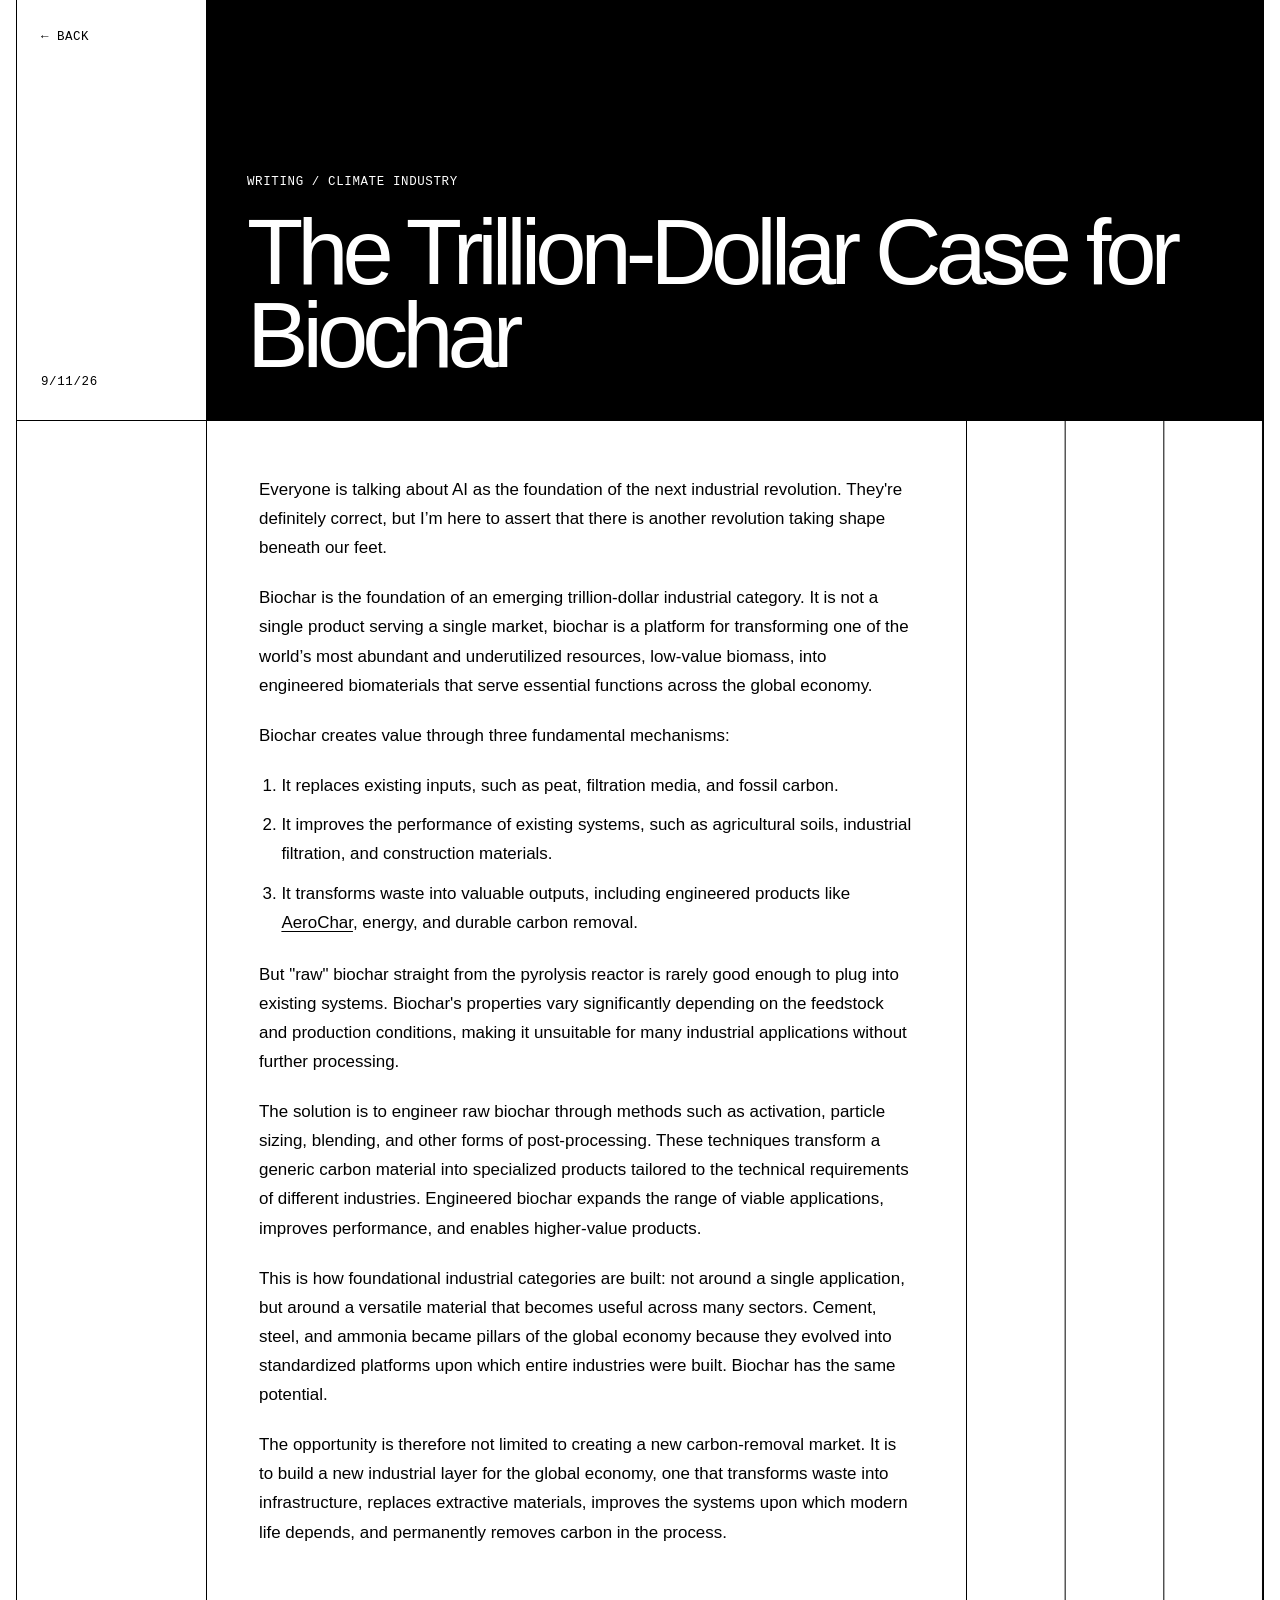
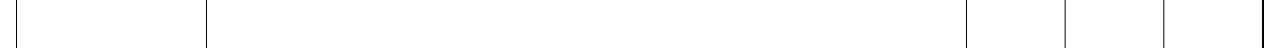
<file: writing/trillion-dollar-case-for-biochar.html>
<!doctype html>
<html lang="en">
  <head>
    <meta charset="utf-8">
    <meta name="viewport" content="width=device-width, initial-scale=1">
    <meta
      name="description"
      content="John Bogil on why engineered biochar can become a trillion-dollar industrial category."
    >
    <link rel="icon" type="image/svg+xml" href="/assets/favicon.svg?v=1">
    <link rel="apple-touch-icon" href="/assets/apple-touch-icon.png">
    <title>The Trillion-Dollar Case for Biochar | John Bogil</title>
    <link rel="stylesheet" href="../style.css?v=20260924-2">
  </head>
  <body>
    <a class="skip-link" href="#main">Skip to content</a>
    <div class="subpage-shell">
      <header class="subpage-header">
        <div class="subpage-meta">
          <a class="back-link" href="../">&larr; Back</a>
          <time class="post-date" datetime="2026-09-11">9/11/26</time>
        </div>
        <div class="subpage-title-wrap">
          <span class="eyebrow">Writing / Climate industry</span>
          <h1>The Trillion-Dollar Case for Biochar</h1>
        </div>
      </header>

      <main class="article-grid" id="main">
        <aside class="article-rail" aria-hidden="true"></aside>
        <article class="article-content">
        <p>
          Everyone is talking about AI as the foundation of the next industrial
          revolution. They're definitely correct, but I’m here to assert that
          there is another revolution taking shape beneath our feet.
        </p>

        <p>
          Biochar is the foundation of an emerging trillion-dollar industrial
          category. It is not a single product serving a single market, biochar
          is a platform for transforming one of the world’s most abundant and
          underutilized resources, low-value biomass, into engineered
          biomaterials that serve essential functions across the global economy.
        </p>

        <p>
          Biochar creates value through three fundamental mechanisms:
        </p>
        <ol>
          <li>
            It replaces existing inputs, such as peat, filtration media, and
            fossil carbon.
          </li>
          <li>
            It improves the performance of existing systems, such as
            agricultural soils, industrial filtration, and construction
            materials.
          </li>
          <li>
            It transforms waste into valuable outputs, including engineered
            products like
            <a href="https://www.valorizesystems.com/customers/buyers/poultry" target="_blank" rel="noopener noreferrer">AeroChar</a>,
            energy, and durable carbon removal.
          </li>
        </ol>

        <p>
          But "raw" biochar straight from the pyrolysis reactor is rarely good
          enough to plug into existing systems. Biochar's properties vary
          significantly depending on the feedstock and production conditions,
          making it unsuitable for many industrial applications without further
          processing.
        </p>

        <p>
          The solution is to engineer raw biochar through methods such as
          activation, particle sizing, blending, and other forms of
          post-processing. These techniques transform a generic carbon material
          into specialized products tailored to the technical requirements of
          different industries. Engineered biochar expands the range of viable
          applications, improves performance, and enables higher-value products.
        </p>

        <p>
          This is how foundational industrial categories are built: not around a
          single application, but around a versatile material that becomes
          useful across many sectors. Cement, steel, and ammonia became pillars
          of the global economy because they evolved into standardized platforms
          upon which entire industries were built. Biochar has the same
          potential.
        </p>

        <p>
          The opportunity is therefore not limited to creating a new
          carbon-removal market. It is to build a new industrial layer for the
          global economy, one that transforms waste into infrastructure,
          replaces extractive materials, improves the systems upon which modern
          life depends, and permanently removes carbon in the process.
        </p>
        </article>
        <div class="article-spacer" aria-hidden="true"></div>
      </main>
    </div>
  </body>
</html>
</file>
<file: style.css>
:root {
  color-scheme: light dark;
  --paper: #fff;
  --ink: #000;
  --inverse-paper: #000;
  --inverse-ink: #fff;
  --font-sans: -apple-system, BlinkMacSystemFont, "SF Pro Text",
    "SF Pro Display", "Helvetica Neue", Helvetica, Arial, sans-serif;
  --font-mono: "SFMono-Regular", Consolas, "Liberation Mono", Menlo,
    monospace;
}

@media (prefers-color-scheme: dark) {
  :root {
    --paper: #000;
    --ink: #fff;
    --inverse-paper: #fff;
    --inverse-ink: #000;
  }
}

* { box-sizing: border-box; }

html {
  font-size: 16px;
  scroll-behavior: smooth;
}

body {
  margin: 0;
  background: var(--paper);
  color: var(--ink);
  font-family: var(--font-sans);
  line-height: 1.55;
  text-rendering: optimizeLegibility;
}

a {
  color: inherit;
  overflow-wrap: anywhere;
  text-decoration-thickness: 0.08em;
  text-underline-offset: 0.18em;
}

a:hover { text-decoration-thickness: 0.14em; }

a:focus-visible {
  outline: 3px solid var(--ink);
  outline-offset: 4px;
}

.skip-link {
  position: fixed;
  z-index: 20;
  top: 12px;
  left: 12px;
  padding: 10px 14px;
  background: var(--paper);
  color: var(--ink);
  border: 1px solid var(--ink);
  transform: translateY(-180%);
}

.skip-link:focus { transform: translateY(0); }

.site-shell {
  width: calc(100% - 32px);
  max-width: 1440px;
  min-height: 100vh;
  margin: 0 auto;
  border-right: 1px solid var(--ink);
  border-left: 1px solid var(--ink);
}

.site-header {
  display: grid;
  grid-template-columns: minmax(0, 1fr) auto;
  min-height: 84px;
  background: var(--paper);
  border-bottom: 1px solid var(--ink);
}

.brand {
  display: inline-flex;
  align-items: center;
  gap: 14px;
  width: fit-content;
  padding: 18px 24px;
  font-size: 1.15rem;
  font-weight: 700;
  line-height: 1;
  text-decoration: none;
}

.brand-mark {
  display: grid;
  width: 36px;
  height: 36px;
  place-items: center;
  background: var(--ink);
  color: var(--paper);
  font-family: var(--font-mono);
  font-size: 0.78rem;
  font-weight: 700;
}

.site-nav {
  display: flex;
  border-left: 1px solid var(--ink);
}

.site-nav a {
  display: grid;
  min-width: 116px;
  padding: 20px;
  place-items: center;
  border-right: 1px solid var(--ink);
  font-family: var(--font-mono);
  font-size: 0.78rem;
  letter-spacing: 0.04em;
  text-decoration: none;
  text-transform: uppercase;
}

.site-nav a:last-child { border-right: 0; }

.site-nav a:hover,
.site-nav a:focus-visible {
  background: var(--ink);
  color: var(--paper);
}

.hero {
  position: relative;
  min-height: 430px;
  overflow: hidden;
  background: var(--inverse-paper);
  color: var(--inverse-ink);
}

.hero-index {
  position: absolute;
  z-index: 2;
  top: 28px;
  left: 30px;
  margin: 0;
  font-family: var(--font-mono);
  font-size: 0.75rem;
  letter-spacing: 0.08em;
  text-transform: uppercase;
}

.hero-card {
  position: absolute;
  z-index: 3;
  top: 48px;
  right: 48px;
  bottom: 48px;
  left: 48px;
  display: grid;
  grid-template-columns: 1fr;
  background: var(--paper);
  color: var(--ink);
  border: 1px solid var(--inverse-ink);
}

.hero-title {
  margin: 0;
  padding: 28px 30px 32px;
  font-size: clamp(calc(2.8rem - 6pt), calc(5.6vw - 6pt), calc(5.7rem - 6pt));
  font-weight: 500;
  letter-spacing: -0.065em;
  line-height: 0.92;
}

.hero-summary {
  padding: 0 30px 32px;
}

.hero-summary p {
  max-width: 36rem;
  margin: 0;
  font-size: 1rem;
  line-height: 1.45;
}

.section-block { border-bottom: 1px solid var(--ink); }

.section-heading {
  display: flex;
  flex-direction: column;
  align-items: flex-start;
  justify-content: center;
  min-height: 106px;
  border-bottom: 1px solid var(--ink);
}

.section-number,
.section-count,
.eyebrow,
.post-date {
  font-family: var(--font-mono);
  font-size: 0.78rem;
  letter-spacing: 0.05em;
  text-transform: uppercase;
}

.section-number {
  align-self: stretch;
  display: grid;
  padding: 24px;
  place-items: end start;
  border-right: 1px solid var(--ink);
}

.section-kicker,
.utility-kicker {
  display: block;
  font-family: var(--font-mono);
  font-size: 0.78rem;
  letter-spacing: 0.05em;
  text-transform: uppercase;
}

.section-kicker {
  margin: 0;
  padding: 30px;
}

.section-count { padding: 24px 30px; }

.index-list,
.profile-list,
.article-content ol {
  margin: 0;
  padding: 0;
  list-style: none;
}

.index-list li {
  display: grid;
  grid-template-columns: 112px minmax(0, 1fr) minmax(180px, 0.6fr);
  min-height: 106px;
  border-bottom: 1px solid var(--ink);
}

.writing-list li,
.projects-list li {
  grid-template-columns: 112px minmax(0, 1fr);
}

.index-list li:last-child { border-bottom: 0; }

.row-index {
  display: grid;
  padding: 24px;
  place-items: center start;
  border-right: 1px solid var(--ink);
  font-family: var(--font-mono);
  font-size: 0.75rem;
}

.index-list a {
  display: flex;
  align-items: center;
  padding: 22px 30px;
  font-size: clamp(1.25rem, 2.2vw, 2.05rem);
  font-weight: 500;
  letter-spacing: -0.025em;
  line-height: 1.15;
  text-decoration: none;
}

.index-list a::after {
  margin-left: auto;
  padding-left: 18px;
  content: "↗";
  font-family: var(--font-mono);
  font-size: 1rem;
}

.index-list a[href^="writing/"]::after,
.index-list a[href^="projects/"]::after { content: "→"; }

.index-list .writing-link,
.index-list .project-link {
  position: relative;
  flex-direction: column;
  align-items: flex-start;
  justify-content: center;
  padding-right: 72px;
}

.writing-link::after,
.project-link::after {
  position: absolute;
  right: 30px;
  margin-left: 0;
  padding-left: 0;
}

.writing-date {
  margin-top: 8px;
  font-family: var(--font-mono);
  font-size: 0.78rem;
  font-weight: 400;
  letter-spacing: 0.04em;
}

.project-subtitle {
  display: block;
  margin-top: 6px;
  font-family: var(--font-sans);
  font-size: 0.92rem;
  font-weight: 400;
  letter-spacing: 0;
  line-height: 1.35;
}

.index-list a:hover,
.index-list a:focus-visible {
  background: var(--ink);
  color: var(--paper);
}

.home-grid {
  display: grid;
  grid-template-areas: "profile catalog";
  grid-template-columns: minmax(280px, 0.8fr) minmax(0, 2.2fr);
}

.catalog-column {
  grid-area: catalog;
  min-width: 0;
}

.profile-column {
  display: grid;
  grid-area: profile;
  min-width: 0;
  grid-template-rows: 1fr 1fr;
  border-right: 1px solid var(--ink);
  border-bottom: 1px solid var(--ink);
}

.utility-panel {
  min-height: 340px;
  padding: 30px;
}

.utility-panel + .utility-panel { border-top: 1px solid var(--ink); }

.utility-panel h2 {
  margin: 0 0 70px;
}

.utility-kicker {
  margin-bottom: 70px;
}

.profile-list {
  display: grid;
  gap: 14px;
}

.profile-list a,
.profile-list li {
  width: fit-content;
  font-size: clamp(1.25rem, 2vw, 1.75rem);
  line-height: 1.2;
}

.quote-section {
  padding: clamp(32px, 5vw, 72px) clamp(18px, 5vw, 72px);
  border-bottom: 1px solid var(--ink);
}

.quote-section blockquote {
  max-width: 48rem;
  margin: 0;
  font-size: clamp(1.5rem, 2.8vw, 2.5rem);
  font-weight: 500;
  letter-spacing: -0.025em;
  line-height: 1.4;
}

.quote-section p { margin: 0; }

.site-footer {
  display: flex;
  justify-content: space-between;
  gap: 24px;
  padding: 20px 24px;
  font-family: var(--font-mono);
  font-size: 0.75rem;
  letter-spacing: 0.04em;
  text-transform: uppercase;
}

.subpage-shell {
  width: calc(100% - 32px);
  max-width: 1320px;
  min-height: 100vh;
  margin: 0 auto;
  border-right: 1px solid var(--ink);
  border-left: 1px solid var(--ink);
}

.subpage-header {
  display: grid;
  grid-template-columns: 190px minmax(0, 1fr);
  padding: 0;
  border-bottom: 1px solid var(--ink);
}

.subpage-meta {
  display: flex;
  flex-direction: column;
  justify-content: space-between;
  gap: 40px;
  min-height: 420px;
  padding: 28px 24px;
  border-right: 1px solid var(--ink);
}

.back-link {
  width: fit-content;
  margin: 0;
  font-family: var(--font-mono);
  font-size: 0.78rem;
  letter-spacing: 0.04em;
  text-decoration: none;
  text-transform: uppercase;
}

.subpage-title-wrap {
  display: flex;
  flex-direction: column;
  justify-content: flex-end;
  min-width: 0;
  min-height: 420px;
  padding: 34px 40px 42px;
  background: var(--inverse-paper);
  color: var(--inverse-ink);
}

.subpage-title-wrap h1 {
  max-width: 980px;
  margin: 20px 0 0;
  font-size: clamp(3.2rem, 7.2vw, 7.5rem);
  font-weight: 500;
  letter-spacing: -0.065em;
  line-height: 0.9;
  overflow-wrap: break-word;
}

.article-grid {
  display: grid;
  grid-template-columns: 190px minmax(0, 760px) minmax(0, 1fr);
  padding-top: 0;
}

.article-rail {
  min-height: 100%;
  padding: 30px 24px;
  border-right: 1px solid var(--ink);
}

.article-content {
  min-width: 0;
  padding: 54px 52px 80px;
  border-right: 1px solid var(--ink);
  font-size: 1.06rem;
  line-height: 1.72;
}

.article-content p { margin: 0 0 1.3rem; }

.article-content h2 {
  margin: 3rem 0 0.8rem;
  font-size: 1.5rem;
  font-weight: 600;
  letter-spacing: -0.025em;
  line-height: 1.2;
}

.article-content .lede {
  margin-bottom: 2.4rem;
  font-size: 1.35rem;
  line-height: 1.5;
}

.article-content blockquote {
  margin: 2rem 0;
  padding: 20px 24px;
  border: 1px solid var(--ink);
  font-size: 1rem;
}

.article-content > ol:not(.book-list) {
  display: grid;
  gap: 0.65rem;
  margin: 0 0 1.4rem;
  padding-left: 1.4rem;
  list-style: decimal;
}

.book-list {
  gap: 0;
  counter-reset: books;
}

.book-list li {
  display: grid;
  grid-template-columns: 54px minmax(0, 1fr);
  gap: 0 18px;
  padding: 18px 0;
  border-bottom: 1px solid var(--ink);
  counter-increment: books;
}

.book-list li::before {
  grid-row: span 2;
  content: counter(books, decimal-leading-zero);
  font-family: var(--font-mono);
  font-size: 0.76rem;
}

.book-list a {
  width: fit-content;
  font-size: 1.16rem;
  font-weight: 600;
}

.author {
  display: block;
  font-size: 0.92rem;
}

.article-spacer {
  min-width: 0;
  background-image: linear-gradient(to right, transparent calc(100% - 1px), var(--ink) 1px);
  background-size: 33.333% 100%;
}

.gallery-grid { display: grid; }

.gallery-grid figure {
  margin: 0;
  padding: 30px;
  border-bottom: 1px solid var(--ink);
}

.gallery-grid figure:last-child { border-bottom: 0; }

.gallery-grid img {
  display: block;
  width: 100%;
  height: auto;
  border: 1px solid var(--ink);
}

@media (max-width: 880px) {
  .site-nav a {
    min-width: auto;
    padding: 20px 14px;
  }

  .index-list li { grid-template-columns: 80px minmax(0, 1fr); }

  .home-grid {
    grid-template-columns: minmax(220px, 0.8fr) minmax(0, 1.7fr);
  }

  .subpage-header,
  .article-grid { grid-template-columns: 130px minmax(0, 1fr); }

  .subpage-meta,
  .subpage-title-wrap { min-height: 360px; }

  .article-spacer { display: none; }
}

@media (max-width: 660px) {
  .site-shell,
  .subpage-shell { width: calc(100% - 28px); }

  .site-header { grid-template-columns: 1fr; }

  .brand { padding: 14px 16px; }

  .site-nav {
    display: grid;
    grid-template-columns: repeat(3, 1fr);
    border-top: 1px solid var(--ink);
    border-left: 0;
  }

  .site-nav a {
    min-height: 48px;
    padding: 12px 8px;
    border-right: 1px solid var(--ink);
  }

  .hero {
    min-height: 470px;
  }

  .hero-index {
    top: 20px;
    left: 18px;
  }

  .hero-card {
    top: 24px;
    right: 24px;
    bottom: 24px;
    left: 24px;
  }

  .hero-title {
    padding: 22px 16px 24px;
    font-size: clamp(calc(2.25rem - 6pt), calc(11.5vw - 6pt), calc(3.6rem - 6pt));
  }

  .hero-summary {
    display: block;
    padding: 0 16px 20px;
  }

  .hero-summary p { font-size: 1rem; }

  .section-heading {
    min-height: 100px;
  }

  .section-number { padding: 16px 12px; }

  .section-kicker { padding: 24px 18px; }

  .section-count { display: none; }

  .index-list li { grid-template-columns: 62px minmax(0, 1fr); }

  .row-index { padding: 14px 12px; }

  .index-list a {
    padding: 18px;
    font-size: 1.2rem;
  }

  .index-list .writing-link,
  .index-list .project-link {
    padding-right: 52px;
  }

  .writing-link::after,
  .project-link::after {
    right: 18px;
  }

  .home-grid {
    grid-template-areas:
      "profile"
      "catalog";
    grid-template-columns: 1fr;
  }

  .profile-column { border-right: 0; }

  .profile-column { grid-template-rows: auto auto; }

  .utility-panel {
    min-height: 270px;
    padding: 24px 18px;
  }

  .utility-panel + .utility-panel {
    border-top: 1px solid var(--ink);
  }

  .utility-panel h2 { margin-bottom: 52px; }

  .site-footer { flex-direction: column; }

  .subpage-header,
  .article-grid { grid-template-columns: 1fr; }

  .subpage-meta {
    display: grid;
    grid-template-columns: 1fr auto;
    min-height: 0;
    padding: 18px;
    border-right: 0;
  }

  .subpage-title-wrap {
    min-height: 330px;
    padding: 28px 20px 30px;
  }

  .subpage-title-wrap h1 { font-size: clamp(2.8rem, 14vw, 4.5rem); }

  .article-rail {
    min-height: 56px;
    padding: 18px;
    border-right: 0;
    border-bottom: 1px solid var(--ink);
  }

  .article-content {
    padding: 34px 20px 56px;
    border-right: 0;
    font-size: 1rem;
  }

  .article-content .lede { font-size: 1.2rem; }

  .gallery-grid figure { padding: 14px; }
}

@media (prefers-reduced-motion: reduce) {
  html { scroll-behavior: auto; }
}
</file>
